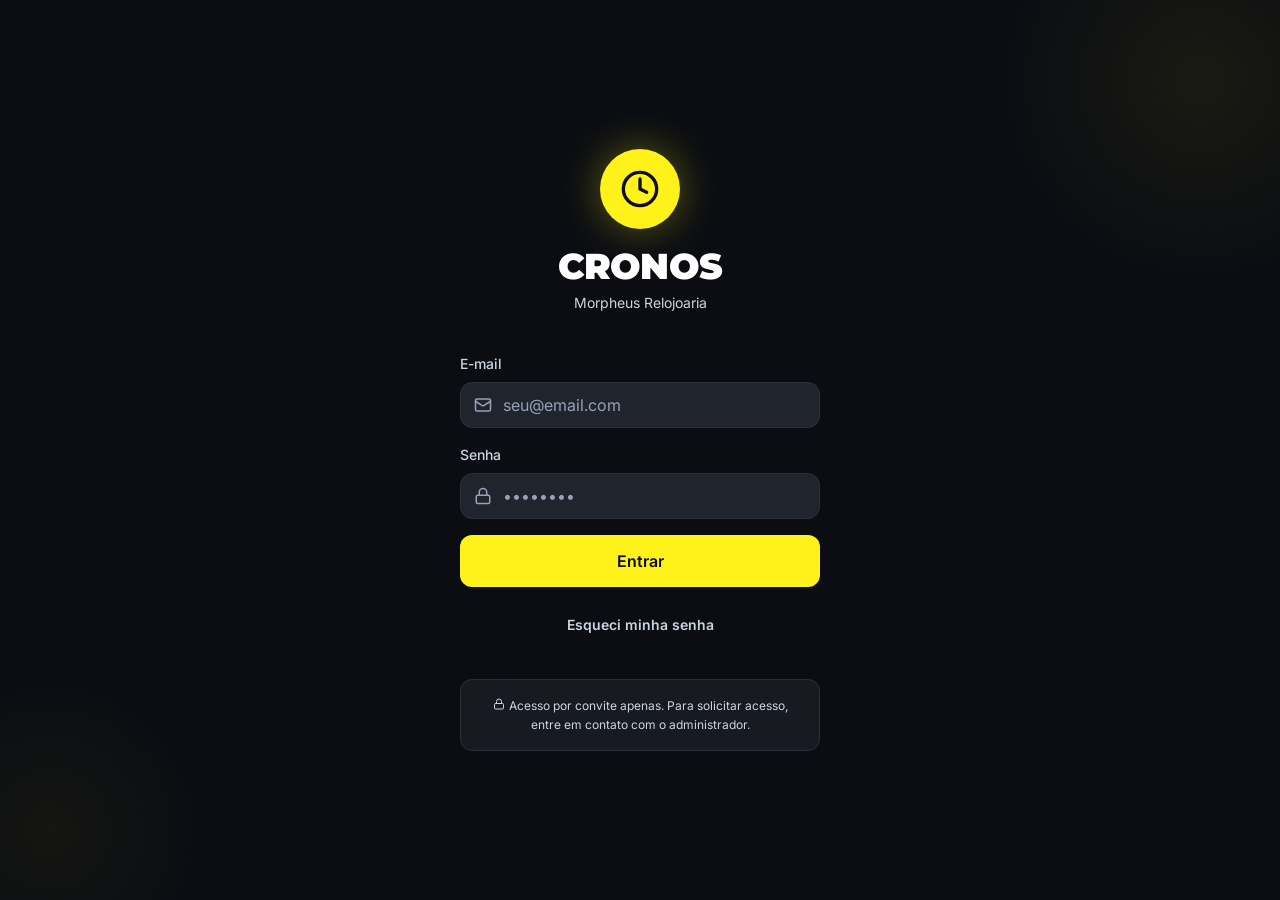
<file: index.html>
<!doctype html>
<html lang="pt-BR">
  <head>
    <meta charset="UTF-8" />
    <meta name="viewport" content="width=device-width, initial-scale=1.0, viewport-fit=cover" />

    <!-- SEO -->
    <title>Cronos — Morpheus Relojoaria</title>
    <meta name="description" content="Controle e lembretes de pagamento de boletos para a Morpheus Relojoaria. Zero atrasos, tudo organizado." />
    <meta name="robots" content="noindex, nofollow" />

    <!-- PWA -->
    <link rel="manifest" href="./manifest.json" />
    <meta name="theme-color" content="#0B0D12" />
    <meta name="mobile-web-app-capable" content="yes" />
    <meta name="apple-mobile-web-app-capable" content="yes" />
    <meta name="apple-mobile-web-app-status-bar-style" content="black-translucent" />
    <meta name="apple-mobile-web-app-title" content="Cronos" />
    <link rel="apple-touch-icon" href="./apple-touch-icon.png" />

    <!-- Favicon -->
    <link rel="icon" type="image/png" sizes="64x64" href="./favicon.png" />
    <link rel="icon" type="image/svg+xml" href="./favicon.svg" />

    <script>
      // Early theme restore to prevent flash of wrong theme
      try {
        var savedTheme = localStorage.getItem('cronos-theme');
        if (savedTheme === 'light') {
          document.documentElement.setAttribute('data-theme', 'light');
        }
      } catch (e) {}

      // Early capture of beforeinstallprompt so React components never miss it
      window.__pwaInstallPrompt = null;
      window.addEventListener('beforeinstallprompt', function (e) {
        e.preventDefault();
        window.__pwaInstallPrompt = e;
        window.dispatchEvent(new CustomEvent('pwa-prompt-available', { detail: e }));
      });
      window.addEventListener('appinstalled', function () {
        window.__pwaInstallPrompt = null;
        window.dispatchEvent(new CustomEvent('pwa-installed'));
      });
    </script>
    <script type="module" crossorigin src="./assets/index-DNB34HKS.js"></script>
    <link rel="modulepreload" crossorigin href="./assets/rolldown-runtime-hePW80VL.js">
    <link rel="modulepreload" crossorigin href="./assets/charts-Vdyr51nt.js">
    <link rel="modulepreload" crossorigin href="./assets/vendor-BLJVm9vG.js">
    <link rel="modulepreload" crossorigin href="./assets/supabase-BbozEmIR.js">
    <link rel="modulepreload" crossorigin href="./assets/icons-B8OhpVbD.js">
    <link rel="stylesheet" crossorigin href="./assets/index-B565OV7v.css">
  </head>
  <body>
    <div id="root"></div>
  </body>
</html>
</file>
<file: assets/index-B565OV7v.css>
@import "https://fonts.googleapis.com/css2?family=Montserrat:wght@700;800;900&family=Inter:wght@400;500;600;700&display=swap";:root{--bg:#0b0d12;--surface:#171a21;--surface-2:#20242d;--surface-3:#272c38;--brand:#fff21a;--brand-dim:#fff21a1f;--brand-hover:#ffe600;--on-brand:#0b0d12;--text:#fff;--text-muted:#cbd5e1;--text-subtle:#94a3b8;--border:#2a2f3a;--border-light:#343b4a;--ok:#4ade80;--ok-bg:#4ade801f;--soon:#ffb03a;--soon-bg:#ffb03a1f;--urgent:#ff5a5f;--urgent-bg:#ff5a5f24;--paid:#34d399;--paid-bg:#34d3991f;--radius-sm:8px;--radius-md:12px;--radius-lg:16px;--radius-xl:24px;--radius-full:999px;--text-xs:12px;--text-sm:14px;--text-base:16px;--text-lg:20px;--text-xl:28px;--text-2xl:36px;--space-1:4px;--space-2:8px;--space-3:12px;--space-4:16px;--space-5:20px;--space-6:24px;--space-8:32px;--space-10:40px;--space-12:48px;--shadow-sm:0 1px 3px #0006;--shadow-md:0 4px 16px #00000080;--shadow-lg:0 8px 32px #0009;--shadow-brand:0 0 20px #fff21a40;--shadow-brand-lg:0 0 40px #fff21a59;--transition-fast:.15s ease;--transition-base:.2s ease;--transition-slow:.3s ease;--nav-h:72px;--sidebar-w:260px;--safe-bottom:env(safe-area-inset-bottom,0px)}*,:before,:after{box-sizing:border-box;margin:0;padding:0}button,input,select,textarea{color:inherit;font-family:inherit}html{-webkit-text-size-adjust:100%;scroll-behavior:smooth;font-size:16px}body{font-family:Inter,-apple-system,BlinkMacSystemFont,Segoe UI,sans-serif;font-size:var(--text-base);color:var(--text);background-color:var(--bg);-webkit-font-smoothing:antialiased;-moz-osx-font-smoothing:grayscale;min-height:100dvh;font-weight:400;line-height:1.5;overflow-x:hidden}#root{flex-direction:column;min-height:100dvh;display:flex}h1,h2,h3,h4,h5,h6{color:var(--text);font-family:Montserrat,Inter,sans-serif;font-weight:700;line-height:1.2}.heading-section{text-transform:uppercase;letter-spacing:.08em;font-family:Montserrat,sans-serif;font-weight:700;font-size:var(--text-xs);color:var(--text-muted)}.amount{font-variant-numeric:tabular-nums;font-family:Inter,sans-serif;font-weight:700}::-webkit-scrollbar{width:4px;height:4px}::-webkit-scrollbar-track{background:var(--surface)}::-webkit-scrollbar-thumb{background:var(--border-light);border-radius:var(--radius-full)}::-webkit-scrollbar-thumb:hover{background:var(--text-subtle)}.btn{justify-content:center;align-items:center;gap:var(--space-2);padding:12px var(--space-5);border-radius:var(--radius-md);font-family:Inter,sans-serif;font-size:var(--text-sm);cursor:pointer;transition:all var(--transition-fast);white-space:nowrap;-webkit-user-select:none;user-select:none;-webkit-tap-highlight-color:transparent;border:none;min-height:44px;font-weight:600;line-height:1;text-decoration:none;display:inline-flex}.btn:disabled{opacity:.4;cursor:not-allowed;pointer-events:none}.btn-primary{background:var(--brand);color:var(--on-brand)}.btn-primary:hover{background:var(--brand-hover);box-shadow:var(--shadow-brand);transform:translateY(-1px)}.btn-primary:active{box-shadow:none;transform:translateY(0)}.btn-secondary{color:var(--text);border:1px solid var(--border-light);background:0 0}.btn-secondary:hover{background:var(--surface-2);border-color:var(--text-muted)}.btn-ghost{color:var(--text-muted);background:0 0;border:none}.btn-ghost:hover{background:var(--surface-2);color:var(--text)}.btn-danger{color:var(--urgent);border:1px solid var(--urgent);background:0 0}.btn-danger:hover{background:var(--urgent-bg)}.btn-sm{padding:8px var(--space-3);font-size:var(--text-xs);min-height:36px}.btn-lg{padding:16px var(--space-6);font-size:var(--text-base);min-height:52px}.btn-full{width:100%}.btn-icon{border-radius:var(--radius-md);width:44px;height:44px;padding:10px}.card{background:var(--surface);border:1px solid var(--border);border-radius:var(--radius-lg);padding:var(--space-4)}.card-hover{transition:all var(--transition-base);cursor:pointer}.card-hover:hover{background:var(--surface-2);border-color:var(--border-light);box-shadow:var(--shadow-md);transform:translateY(-2px)}.card-hover:active{transform:translateY(0)}.chip{align-items:center;gap:var(--space-1);border-radius:var(--radius-full);font-size:var(--text-xs);white-space:nowrap;padding:4px 10px;font-weight:600;display:inline-flex}.chip-ok{background:var(--ok-bg);color:var(--ok)}.chip-soon{background:var(--soon-bg);color:var(--soon)}.chip-urgent{background:var(--urgent-bg);color:var(--urgent)}.chip-paid{background:var(--paid-bg);color:var(--paid)}.chip-brand{background:var(--brand-dim);color:var(--brand)}.chip-neutral{background:var(--surface-2);color:var(--text-muted)}.filter-chip{border-radius:var(--radius-md);font-size:var(--text-xs);white-space:nowrap;cursor:pointer;border:1px solid var(--border);background:var(--surface-2);color:var(--text-muted);transition:all var(--transition-fast);text-align:center;justify-content:center;align-items:center;min-height:44px;padding:10px 8px;font-weight:600;display:flex}.filter-chip:hover{background:var(--surface-3);color:var(--text);border-color:var(--border-light)}.filter-chip-active{background:var(--brand-dim);color:var(--brand);border-color:var(--brand)}.urgency-card{border-radius:var(--radius-lg);padding:var(--space-4);gap:var(--space-2);border:1px solid var(--border);transition:all var(--transition-base);background:var(--surface);cursor:pointer;-webkit-user-select:none;user-select:none;flex-direction:column;text-decoration:none;display:flex}.urgency-card:hover{box-shadow:var(--shadow-md);transform:translateY(-2px)}.urgency-card-ok{background:linear-gradient(#4ade801f 0%,#171a21f2 100%);border-color:#4ade8059}.urgency-card-soon{background:linear-gradient(#ffb03a1f 0%,#171a21f2 100%);border-color:#ffb03a59}.urgency-card-urgent{background:linear-gradient(#ff5a5f24 0%,#171a21f2 100%);border-color:#ff5a5f66}.urgency-card-label{color:#fff;letter-spacing:.01em;font-size:13px;font-weight:600}.urgency-card-count{font-family:Inter,sans-serif;font-size:26px;font-weight:800;line-height:1.1}.urgency-card-sub{font-size:12px;font-weight:600}.input-group{gap:var(--space-2);flex-direction:column;display:flex}.input-label{font-size:var(--text-sm);color:var(--text-muted);font-weight:500}.input{background:var(--surface-2);border:1px solid var(--border);border-radius:var(--radius-md);padding:12px var(--space-4);color:var(--text);font-family:Inter,sans-serif;font-size:var(--text-base);width:100%;transition:border-color var(--transition-fast);outline:none;min-height:44px}.input:focus{border-color:var(--brand);box-shadow:0 0 0 3px var(--brand-dim)}.input::placeholder{color:var(--text-subtle)}.input-error{border-color:var(--urgent)}.input-error:focus{border-color:var(--urgent);box-shadow:0 0 0 3px #ff4d4d1f}.input-error-msg{font-size:var(--text-xs);color:var(--urgent)}.app-shell{flex-direction:column;min-height:100dvh;display:flex}.main-content{flex-direction:column;flex:1;width:100%;display:flex}.desktop-only{display:none!important}.mobile-only{display:block}.page{padding-bottom:calc(var(--nav-h) + var(--safe-bottom));flex-direction:column;flex:1;min-height:100dvh;display:flex}.page-header{z-index:40;-webkit-backdrop-filter:blur(14px);border-bottom:1px solid var(--border);padding:var(--space-4) 0;background:#0b0d12e0;position:sticky;top:0}.page-content{padding:var(--space-4) 0;gap:var(--space-4);flex-direction:column;flex:1;display:flex}.container{width:100%;max-width:520px;padding:0 var(--space-4);margin:0 auto}.bottom-nav{z-index:50;height:calc(var(--nav-h) + var(--safe-bottom));padding-bottom:var(--safe-bottom);-webkit-backdrop-filter:blur(16px);border-top:1px solid var(--border);background:#171a21f2;align-items:stretch;display:flex;position:fixed;bottom:0;left:0;right:0}.bottom-nav-items{width:100%;padding:0 var(--space-2);align-items:center;display:flex}.bottom-nav-item{padding:var(--space-2);cursor:pointer;color:var(--text-muted);transition:color var(--transition-fast);-webkit-tap-highlight-color:transparent;border-radius:var(--radius-md);background:0 0;border:none;flex-direction:column;flex:1;justify-content:center;align-items:center;gap:4px;min-height:44px;font-size:10px;font-weight:500;text-decoration:none;display:flex}.bottom-nav-item:hover,.bottom-nav-item.active{color:var(--brand)}.bottom-nav-item .nav-icon{width:22px;height:22px;transition:transform var(--transition-fast)}.bottom-nav-item:hover .nav-icon,.bottom-nav-item.active .nav-icon{transform:scale(1.1)}.bottom-nav-add{flex:0 0 64px;justify-content:center;align-items:center;display:flex}.btn-add-fab{border-radius:var(--radius-full);background:var(--brand);width:52px;height:52px;color:var(--on-brand);cursor:pointer;box-shadow:var(--shadow-brand), 0 4px 12px #00000080;transition:all var(--transition-fast);-webkit-tap-highlight-color:transparent;border:none;justify-content:center;align-items:center;display:flex}.btn-add-fab:hover{box-shadow:var(--shadow-brand-lg), 0 6px 20px #0009;transform:scale(1.08)}.btn-add-fab:active{transform:scale(.96)}.skeleton{background:linear-gradient(90deg, var(--surface-2) 25%, var(--surface-3) 50%, var(--surface-2) 75%);border-radius:var(--radius-md);background-size:200% 100%;animation:1.5s infinite skeleton-shimmer}@keyframes skeleton-shimmer{0%{background-position:200% 0}to{background-position:-200% 0}}.empty-state{text-align:center;padding:var(--space-12) var(--space-6);justify-content:center;align-items:center;gap:var(--space-4);flex-direction:column;display:flex}.empty-state-circles{width:120px;height:120px;margin-bottom:var(--space-2);position:relative}.empty-circle{border-radius:var(--radius-full);opacity:.15;position:absolute}.empty-circle-1{background:var(--brand);width:120px;height:120px;top:0;left:0}.empty-circle-2{background:var(--brand);opacity:.08;width:90px;height:90px;bottom:0;right:0}.divider{background:var(--border);height:1px;margin:var(--space-2) 0}.bills-group-list{gap:var(--space-2);flex-direction:column;display:flex}@media (min-width:1024px){.bills-group-list{gap:var(--space-3);grid-template-columns:repeat(auto-fill,minmax(360px,1fr));display:grid}}.bill-item{align-items:center;gap:var(--space-3);padding:var(--space-4);background:var(--surface);border:1px solid var(--border);border-radius:var(--radius-lg);transition:all var(--transition-fast);cursor:pointer;color:inherit;text-decoration:none;display:flex}.bill-item:hover{background:var(--surface-2);border-color:var(--border-light)}.bill-item:active{transform:scale(.99)}.bill-item-icon{border-radius:var(--radius-md);flex-shrink:0;justify-content:center;align-items:center;width:44px;height:44px;display:flex}@keyframes fadeIn{0%{opacity:0;transform:translateY(8px)}to{opacity:1;transform:translateY(0)}}@keyframes slideUp{0%{opacity:0;transform:translateY(100%)}to{opacity:1;transform:translateY(0)}}@keyframes scaleIn{0%{opacity:0;transform:scale(.95)}to{opacity:1;transform:scale(1)}}@keyframes pulse-brand{0%,to{box-shadow:0 0 #fff21a00}50%{box-shadow:0 0 0 8px #fff21a1a}}.animate-fade-in{animation:fadeIn var(--transition-slow) ease both}.animate-slide-up{animation:.35s both slideUp}.animate-scale-in{animation:scaleIn var(--transition-base) ease both}.modal-overlay{z-index:100;-webkit-backdrop-filter:blur(4px);backdrop-filter:blur(4px);background:#000000b3;align-items:flex-end;padding:0;animation:.2s both fadeIn;display:flex;position:fixed;top:0;bottom:0;left:0;right:0}.modal-sheet{background:var(--surface);border-radius:var(--radius-xl) var(--radius-xl) 0 0;border:1px solid var(--border);width:100%;max-width:480px;padding:var(--space-6);border-bottom:none;max-height:92dvh;margin:0 auto;animation:.3s both slideUp;overflow-y:auto}.modal-handle{background:var(--border-light);border-radius:var(--radius-full);width:36px;height:4px;margin:0 auto var(--space-5)}.toast-container{top:var(--space-4);z-index:200;gap:var(--space-2);width:calc(100% - var(--space-8));pointer-events:none;flex-direction:column;max-width:400px;display:flex;position:fixed;left:50%;transform:translate(-50%)}.toast{align-items:center;gap:var(--space-3);padding:var(--space-3) var(--space-4);border-radius:var(--radius-md);font-size:var(--text-sm);pointer-events:all;box-shadow:var(--shadow-lg);font-weight:500;animation:.2s both slideDown;display:flex}@keyframes slideDown{0%{opacity:0;transform:translateY(-10px)}to{opacity:1;transform:translateY(0)}}.toast-success{color:var(--ok);background:#1a2e23;border:1px solid #4ade804d}.toast-error{color:var(--urgent);background:#2e1a1a;border:1px solid #ff4d4d4d}.toast-info{background:var(--surface-2);color:var(--text);border:1px solid var(--border)}.section-header{margin-bottom:var(--space-3);justify-content:space-between;align-items:center;display:flex}.search-wrapper{position:relative}.search-icon{color:var(--text-subtle);pointer-events:none;position:absolute;top:50%;left:12px;transform:translateY(-50%)}.search-input{padding-left:40px}@media (prefers-reduced-motion:reduce){*,:before,:after{transition-duration:.01ms!important;animation-duration:.01ms!important}}.sidebar{display:none}@media (min-width:1024px){.bottom-nav,.mobile-only{display:none!important}.desktop-only{display:block!important}.desktop-flex{display:flex!important}.app-shell{background:var(--bg);flex-direction:row;min-height:100dvh}.sidebar{width:var(--sidebar-w);border-right:1px solid var(--border);padding:var(--space-5) var(--space-4);z-index:60;-webkit-user-select:none;user-select:none;background:#11141b;flex-direction:column;display:flex;position:fixed;top:0;bottom:0;left:0}.sidebar-brand{align-items:center;gap:var(--space-3);padding-bottom:var(--space-4);border-bottom:1px solid var(--border);display:flex}.sidebar-logo-icon{border-radius:var(--radius-md);background:var(--brand);width:42px;height:42px;box-shadow:var(--shadow-brand);flex-shrink:0;justify-content:center;align-items:center;display:flex}.sidebar-brand-text{flex-direction:column;display:flex;overflow:hidden}.sidebar-brand-title{font-family:Montserrat,sans-serif;font-weight:800;font-size:var(--text-base);letter-spacing:.05em;color:#fff;align-items:center;gap:6px;display:flex}.sidebar-brand-badge{background:var(--brand-dim);color:var(--brand);border-radius:var(--radius-sm);letter-spacing:.05em;border:1px solid #fff21a40;padding:1px 6px;font-size:10px;font-weight:700}.sidebar-brand-sub{font-size:var(--text-xs);color:var(--text-muted);white-space:nowrap;text-overflow:ellipsis;overflow:hidden}.sidebar-cta{padding:var(--space-4) 0 var(--space-2)}.sidebar-nav{padding:var(--space-2) 0;flex-direction:column;flex:1;gap:4px;display:flex;overflow-y:auto}.sidebar-nav-group-title{letter-spacing:.08em;color:var(--text-subtle);padding:var(--space-3) var(--space-3) 4px;text-transform:uppercase;font-size:11px;font-weight:700}.sidebar-nav-item{align-items:center;gap:var(--space-3);padding:10px var(--space-3);border-radius:var(--radius-md);color:var(--text-muted);font-size:var(--text-sm);transition:all var(--transition-fast);font-weight:500;text-decoration:none;display:flex}.sidebar-nav-item:hover{background:var(--surface-2);color:#fff}.sidebar-nav-item.active{background:var(--brand-dim);color:var(--brand);border-left:3px solid var(--brand);font-weight:600}.sidebar-pill-new{color:var(--brand);border-radius:var(--radius-full);background:#fff21a26;margin-left:auto;padding:2px 6px;font-size:9px;font-weight:700}.sidebar-footer{border-top:1px solid var(--border);padding-top:var(--space-4);justify-content:space-between;align-items:center;gap:var(--space-2);display:flex}.sidebar-user-card{align-items:center;gap:var(--space-3);cursor:pointer;border-radius:var(--radius-md);transition:background var(--transition-fast);flex:1;padding:6px;display:flex;overflow:hidden}.sidebar-user-card:hover{background:var(--surface-2)}.sidebar-user-avatar{border-radius:var(--radius-full);background:var(--surface-3);width:36px;height:36px;color:var(--brand);font-weight:700;font-size:var(--text-xs);border:1px solid var(--border-light);flex-shrink:0;justify-content:center;align-items:center;display:flex}.sidebar-user-info{flex-direction:column;display:flex;overflow:hidden}.sidebar-user-name{font-size:var(--text-xs);color:#fff;white-space:nowrap;text-overflow:ellipsis;font-weight:600;overflow:hidden}.sidebar-user-role{color:var(--text-subtle);font-size:11px}.main-content{margin-left:var(--sidebar-w);width:calc(100% - var(--sidebar-w));min-height:100dvh}.page{padding-bottom:var(--space-10)}.container{max-width:1200px;padding:0 var(--space-8)}.page-header{padding:var(--space-6) 0 var(--space-4);border-bottom:1px solid var(--border)}.page-content{padding:var(--space-6) 0;gap:var(--space-6)}.dashboard-grid{gap:var(--space-6);grid-template-columns:1.55fr 1fr;align-items:start;display:grid}.dashboard-main-col,.dashboard-side-col{gap:var(--space-6);flex-direction:column;display:flex}.quick-action-widget-grid{gap:var(--space-3);grid-template-columns:1fr;display:grid}.modal-overlay{padding:var(--space-6);justify-content:center;align-items:center}.modal-sheet{border-radius:var(--radius-xl);border-bottom:1px solid var(--border);max-width:520px;animation:.2s both fadeIn}.modal-handle{display:none}}@media (min-width:1440px){:root{--sidebar-w:280px}.container{max-width:1360px;padding:0 var(--space-10)}.dashboard-grid{gap:var(--space-8);grid-template-columns:1.65fr 1fr}}[data-theme=light]{--bg:#f8fafc;--surface:#fff;--surface-2:#f1f5f9;--surface-3:#e2e8f0;--border:#e2e8f0;--border-light:#cbd5e1;--text:#0f172a;--text-muted:#475569;--text-subtle:#64748b;--brand:#c59b27;--brand-dim:#c59b2726;--brand-hover:#b3891e;--on-brand:#fff;--shadow-sm:0 1px 3px #0f172a14;--shadow-md:0 4px 16px #0f172a1a;--shadow-lg:0 8px 32px #0f172a1f}@media print{body{color:#000!important;background:#fff!important}.sidebar,.bottom-nav,.page-header button,#btn-export-csv,#btn-export-pdf,.pwa-banner,.notification-prompt{display:none!important}.page-content{padding:0!important}.card{break-inside:avoid;box-shadow:none!important;color:#000!important;background:#fff!important;border:1px solid #ccc!important}table th,table td{color:#000!important;border-bottom:1px solid #ddd!important}}
</file>
